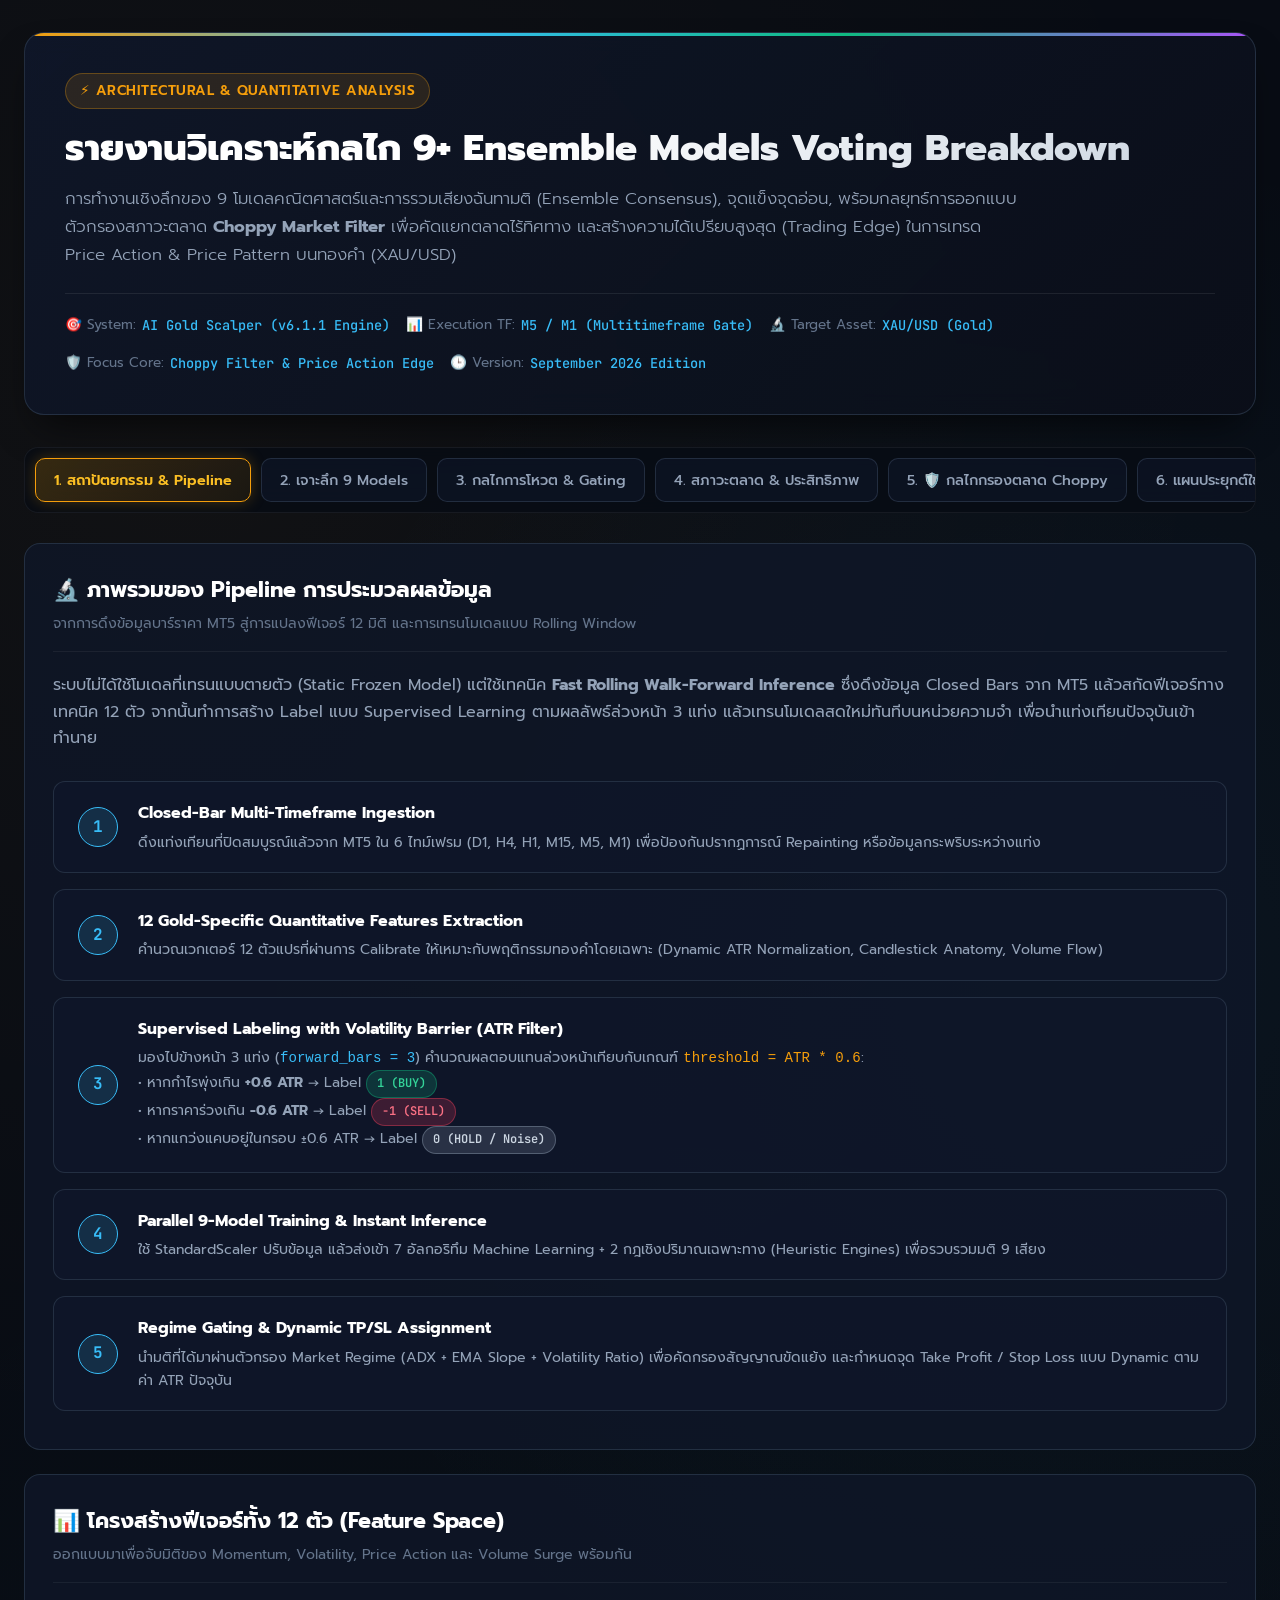
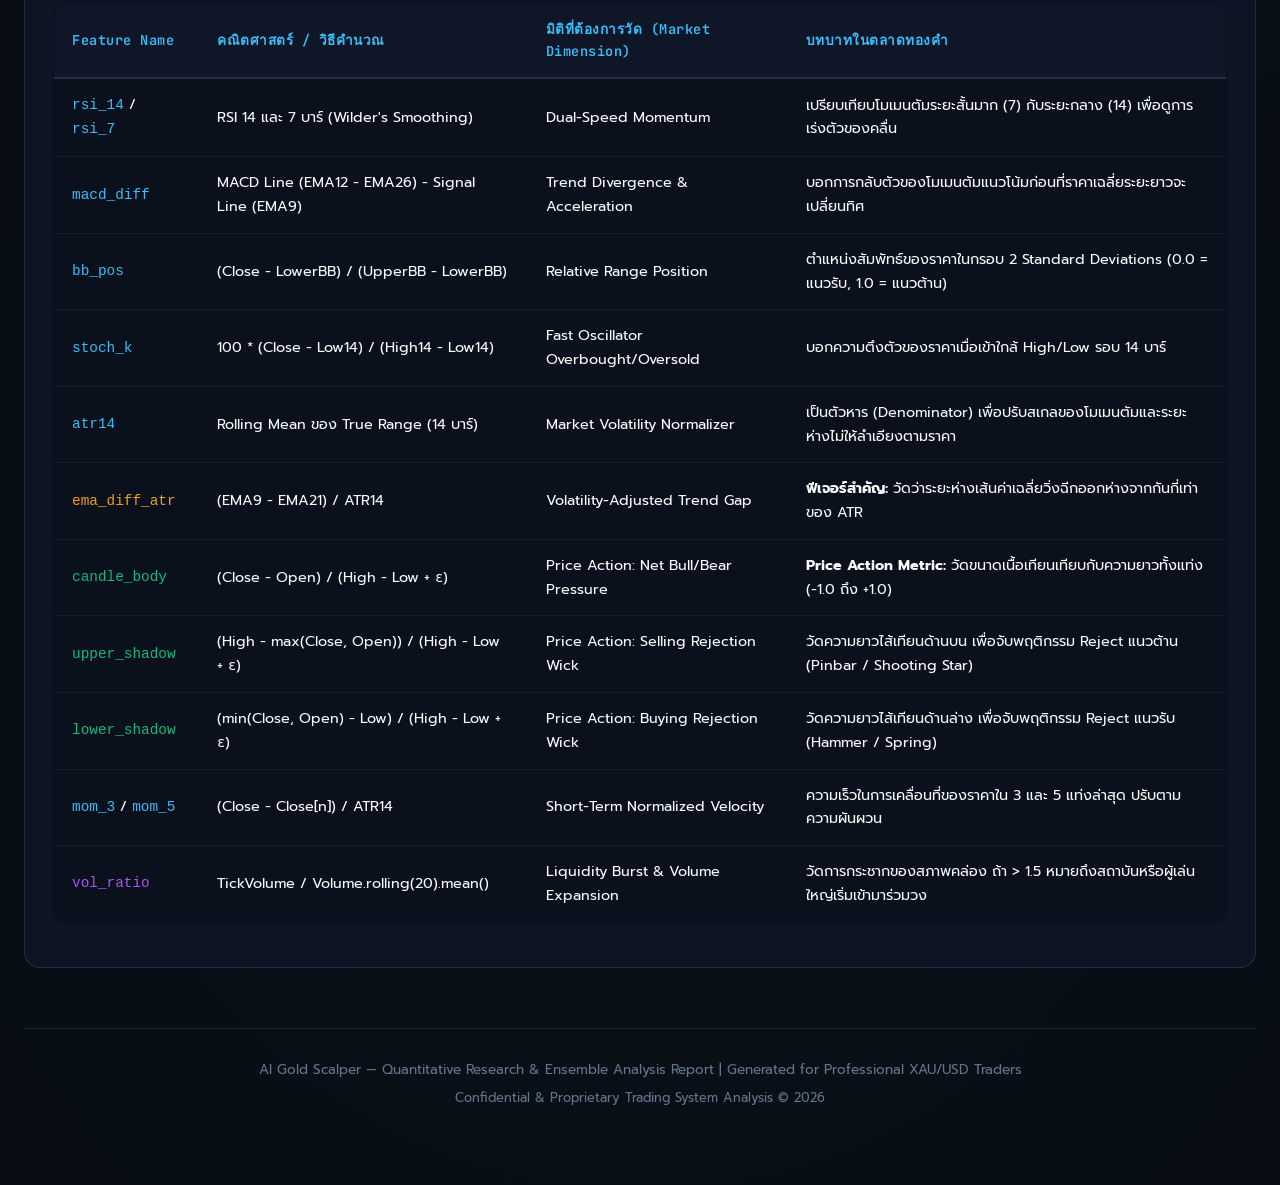
<file: ensemble_analysis_report.html>
<!DOCTYPE html>
<html lang="th">
<head>
    <meta charset="UTF-8">
    <meta name="viewport" content="width=device-width, initial-scale=1.0">
    <title>AI Gold Scalper — 9+ Ensemble Models Deep Dive & Choppy Market Filter</title>
    <!-- Google Fonts -->
    <link rel="preconnect" href="https://fonts.googleapis.com">
    <link rel="preconnect" href="https://fonts.gstatic.com" crossorigin>
    <link href="https://fonts.googleapis.com/css2?family=Outfit:wght@400;500;600;700;800&family=Prompt:wght@300;400;500;600;700&family=JetBrains+Mono:wght@400;500;700&display=swap" rel="stylesheet">
    <style>
        :root {
            --bg-primary: #080c14;
            --bg-secondary: #0f172a;
            --bg-card: rgba(15, 23, 42, 0.75);
            --bg-card-hover: rgba(30, 41, 59, 0.85);
            --border: rgba(51, 65, 85, 0.6);
            --border-highlight: rgba(56, 189, 248, 0.4);
            
            --gold: #f59e0b;
            --gold-glow: rgba(245, 158, 11, 0.25);
            --cyan: #38bdf8;
            --cyan-glow: rgba(56, 189, 248, 0.25);
            --green: #10b981;
            --green-glow: rgba(16, 185, 129, 0.2);
            --red: #f43f5e;
            --red-glow: rgba(244, 63, 94, 0.2);
            --purple: #a855f7;
            
            --text-main: #f8fafc;
            --text-muted: #94a3b8;
            --text-dim: #64748b;
            
            --font-sans: 'Prompt', 'Outfit', system-ui, -apple-system, sans-serif;
            --font-mono: 'JetBrains Mono', monospace;
        }

        * {
            box-sizing: border-box;
            margin: 0;
            padding: 0;
        }

        body {
            background-color: var(--bg-primary);
            background-image: 
                radial-gradient(circle at 15% 15%, rgba(245, 158, 11, 0.04) 0%, transparent 40%),
                radial-gradient(circle at 85% 35%, rgba(56, 189, 248, 0.05) 0%, transparent 40%),
                radial-gradient(circle at 50% 80%, rgba(16, 185, 129, 0.03) 0%, transparent 50%);
            color: var(--text-main);
            font-family: var(--font-sans);
            line-height: 1.65;
            -webkit-font-smoothing: antialiased;
            min-height: 100vh;
        }

        /* Container */
        .container {
            max-width: 1380px;
            margin: 0 auto;
            padding: 32px 24px 80px 24px;
        }

        /* Header / Hero */
        .hero {
            position: relative;
            background: linear-gradient(135deg, rgba(15, 23, 42, 0.9) 0%, rgba(11, 15, 25, 0.95) 100%);
            border: 1px solid var(--border);
            border-radius: 20px;
            padding: 40px;
            margin-bottom: 32px;
            overflow: hidden;
            box-shadow: 0 20px 40px -15px rgba(0, 0, 0, 0.7);
            backdrop-filter: blur(12px);
        }

        .hero::before {
            content: "";
            position: absolute;
            top: 0;
            left: 0;
            right: 0;
            height: 3px;
            background: linear-gradient(90deg, var(--gold), var(--cyan), var(--green), var(--purple));
        }

        .hero-badge {
            display: inline-flex;
            align-items: center;
            gap: 8px;
            padding: 6px 14px;
            background: rgba(245, 158, 11, 0.12);
            border: 1px solid rgba(245, 158, 11, 0.3);
            border-radius: 30px;
            color: var(--gold);
            font-size: 0.85rem;
            font-weight: 600;
            letter-spacing: 0.5px;
            text-transform: uppercase;
            margin-bottom: 16px;
        }

        .hero h1 {
            font-size: 2.3rem;
            font-weight: 800;
            line-height: 1.25;
            color: #ffffff;
            margin-bottom: 14px;
            background: linear-gradient(135deg, #ffffff 40%, #cbd5e1 100%);
            -webkit-background-clip: text;
            -webkit-text-fill-color: transparent;
        }

        .hero p.lead {
            font-size: 1.05rem;
            color: var(--text-muted);
            max-width: 960px;
            font-weight: 300;
            margin-bottom: 24px;
        }

        .hero-meta {
            display: flex;
            flex-wrap: wrap;
            gap: 16px;
            font-size: 0.85rem;
            color: var(--text-dim);
            border-top: 1px solid rgba(255, 255, 255, 0.08);
            padding-top: 20px;
        }

        .hero-meta-item {
            display: flex;
            align-items: center;
            gap: 6px;
        }

        .hero-meta-item span.val {
            color: var(--cyan);
            font-family: var(--font-mono);
            font-weight: 500;
        }

        /* Navigation Tabs */
        .tabs-nav {
            display: flex;
            gap: 10px;
            margin-bottom: 30px;
            overflow-x: auto;
            padding-bottom: 6px;
            position: sticky;
            top: 16px;
            z-index: 50;
            background: rgba(8, 12, 20, 0.85);
            backdrop-filter: blur(16px);
            padding: 10px;
            border-radius: 14px;
            border: 1px solid rgba(255, 255, 255, 0.06);
        }

        .tab-btn {
            background: rgba(15, 23, 42, 0.6);
            border: 1px solid var(--border);
            color: var(--text-muted);
            padding: 10px 18px;
            border-radius: 10px;
            font-family: var(--font-sans);
            font-size: 0.9rem;
            font-weight: 500;
            cursor: pointer;
            white-space: nowrap;
            transition: all 0.2s ease;
            display: flex;
            align-items: center;
            gap: 8px;
        }

        .tab-btn:hover {
            background: rgba(30, 41, 59, 0.8);
            color: #ffffff;
            border-color: var(--border-highlight);
        }

        .tab-btn.active {
            background: linear-gradient(135deg, rgba(245, 158, 11, 0.2) 0%, rgba(245, 158, 11, 0.08) 100%);
            border-color: var(--gold);
            color: #fbbf24;
            font-weight: 600;
            box-shadow: 0 0 15px var(--gold-glow);
        }

        /* Tab Content */
        .tab-content {
            display: none;
            animation: fadeIn 0.3s ease forwards;
        }

        .tab-content.active {
            display: block;
        }

        @keyframes fadeIn {
            from { opacity: 0; transform: translateY(8px); }
            to { opacity: 1; transform: translateY(0); }
        }

        /* Card Elements */
        .card {
            background: var(--bg-card);
            border: 1px solid var(--border);
            border-radius: 16px;
            padding: 28px;
            margin-bottom: 24px;
            backdrop-filter: blur(10px);
            transition: transform 0.2s ease, border-color 0.2s ease;
        }

        .card:hover {
            border-color: rgba(148, 163, 184, 0.3);
        }

        .card-header {
            display: flex;
            justify-content: space-between;
            align-items: flex-start;
            margin-bottom: 20px;
            border-bottom: 1px solid rgba(255, 255, 255, 0.06);
            padding-bottom: 16px;
        }

        .card-title {
            font-size: 1.35rem;
            font-weight: 700;
            color: #ffffff;
            display: flex;
            align-items: center;
            gap: 10px;
        }

        .card-subtitle {
            font-size: 0.88rem;
            color: var(--text-dim);
            margin-top: 4px;
        }

        /* Grid Layouts */
        .grid-2 {
            display: grid;
            grid-template-columns: repeat(2, 1fr);
            gap: 24px;
        }

        .grid-3 {
            display: grid;
            grid-template-columns: repeat(3, 1fr);
            gap: 20px;
        }

        @media (max-width: 1024px) {
            .grid-2, .grid-3 {
                grid-template-columns: 1fr;
            }
        }

        /* Model Cards */
        .model-card {
            background: linear-gradient(145deg, rgba(15, 23, 42, 0.7) 0%, rgba(11, 15, 25, 0.9) 100%);
            border: 1px solid var(--border);
            border-radius: 14px;
            padding: 22px;
            display: flex;
            flex-direction: column;
            justify-content: space-between;
            position: relative;
            overflow: hidden;
            transition: all 0.25s ease;
        }

        .model-card:hover {
            transform: translateY(-4px);
            border-color: var(--cyan);
            box-shadow: 0 12px 25px -10px rgba(56, 189, 248, 0.2);
        }

        .model-card::before {
            content: "";
            position: absolute;
            top: 0;
            left: 0;
            width: 4px;
            height: 100%;
            background: var(--text-dim);
        }

        .model-card.ml::before { background: var(--cyan); }
        .model-card.ensemble::before { background: var(--gold); }
        .model-card.heuristic::before { background: var(--green); }

        .model-header {
            display: flex;
            justify-content: space-between;
            align-items: center;
            margin-bottom: 12px;
        }

        .model-name {
            font-size: 1.12rem;
            font-weight: 700;
            color: #ffffff;
        }

        .model-type-tag {
            font-size: 0.75rem;
            padding: 3px 8px;
            border-radius: 6px;
            font-weight: 600;
            font-family: var(--font-mono);
        }

        .tag-tree { background: rgba(245, 158, 11, 0.15); color: #fbbf24; border: 1px solid rgba(245, 158, 11, 0.3); }
        .tag-linear { background: rgba(56, 189, 248, 0.15); color: #38bdf8; border: 1px solid rgba(56, 189, 248, 0.3); }
        .tag-nn { background: rgba(168, 85, 247, 0.15); color: #c084fc; border: 1px solid rgba(168, 85, 247, 0.3); }
        .tag-rule { background: rgba(16, 185, 129, 0.15); color: #34d399; border: 1px solid rgba(16, 185, 129, 0.3); }

        .model-desc {
            font-size: 0.88rem;
            color: var(--text-muted);
            margin-bottom: 14px;
            min-height: 48px;
        }

        .model-props {
            background: rgba(0, 0, 0, 0.25);
            border-radius: 8px;
            padding: 12px;
            margin-bottom: 14px;
            font-size: 0.82rem;
            font-family: var(--font-mono);
        }

        .pros-cons {
            display: grid;
            grid-template-columns: 1fr 1fr;
            gap: 10px;
            font-size: 0.82rem;
            margin-top: 10px;
            border-top: 1px solid rgba(255, 255, 255, 0.06);
            padding-top: 12px;
        }

        .pro-item {
            color: #34d399;
            display: flex;
            align-items: flex-start;
            gap: 4px;
        }

        .con-item {
            color: #fb7185;
            display: flex;
            align-items: flex-start;
            gap: 4px;
        }

        /* Tables */
        .styled-table {
            width: 100%;
            border-collapse: collapse;
            font-size: 0.9rem;
            margin: 16px 0;
            background: rgba(11, 15, 25, 0.6);
            border-radius: 12px;
            overflow: hidden;
            border: 1px solid var(--border);
        }

        .styled-table th {
            background: rgba(15, 23, 42, 0.9);
            color: var(--cyan);
            font-weight: 600;
            text-align: left;
            padding: 14px 18px;
            border-bottom: 2px solid var(--border);
            font-family: var(--font-mono);
            font-size: 0.85rem;
            letter-spacing: 0.5px;
        }

        .styled-table td {
            padding: 14px 18px;
            border-bottom: 1px solid rgba(255, 255, 255, 0.05);
            color: var(--text-main);
            vertical-align: middle;
        }

        .styled-table tr:hover td {
            background: rgba(30, 41, 59, 0.4);
        }

        /* Flow / Decision Tree Box */
        .flow-container {
            display: flex;
            flex-direction: column;
            gap: 16px;
            position: relative;
            padding: 10px 0;
        }

        .flow-step {
            background: rgba(15, 23, 42, 0.8);
            border: 1px solid var(--border);
            border-radius: 12px;
            padding: 18px 24px;
            display: flex;
            align-items: center;
            gap: 20px;
            transition: border-color 0.2s;
        }

        .flow-step:hover {
            border-color: var(--cyan);
        }

        .flow-num {
            width: 40px;
            height: 40px;
            border-radius: 50%;
            background: rgba(56, 189, 248, 0.15);
            border: 1px solid var(--cyan);
            color: var(--cyan);
            display: flex;
            align-items: center;
            justify-content: center;
            font-weight: 700;
            font-family: var(--font-mono);
            flex-shrink: 0;
        }

        .flow-content {
            flex-grow: 1;
        }

        .flow-title {
            font-size: 1rem;
            font-weight: 700;
            color: #ffffff;
            margin-bottom: 4px;
        }

        .flow-desc {
            font-size: 0.88rem;
            color: var(--text-muted);
        }

        /* Choppiness Edge Simulator Widget */
        .sim-box {
            background: linear-gradient(135deg, rgba(30, 41, 59, 0.7) 0%, rgba(15, 23, 42, 0.85) 100%);
            border: 1px solid rgba(245, 158, 11, 0.4);
            border-radius: 16px;
            padding: 28px;
            box-shadow: 0 10px 30px rgba(0,0,0,0.5);
            margin-top: 24px;
        }

        .sim-title {
            font-size: 1.25rem;
            font-weight: 700;
            color: var(--gold);
            display: flex;
            align-items: center;
            gap: 10px;
            margin-bottom: 20px;
        }

        .sim-controls {
            display: grid;
            grid-template-columns: repeat(auto-fit, minmax(240px, 1fr));
            gap: 20px;
            margin-bottom: 24px;
        }

        .sim-control-group {
            display: flex;
            flex-direction: column;
            gap: 8px;
        }

        .sim-label {
            font-size: 0.85rem;
            color: var(--text-muted);
            display: flex;
            justify-content: space-between;
        }

        .sim-label span.val {
            color: var(--cyan);
            font-family: var(--font-mono);
            font-weight: 600;
        }

        .sim-slider {
            -webkit-appearance: none;
            width: 100%;
            height: 6px;
            border-radius: 3px;
            background: #334155;
            outline: none;
        }

        .sim-slider::-webkit-slider-thumb {
            -webkit-appearance: none;
            appearance: none;
            width: 18px;
            height: 18px;
            border-radius: 50%;
            background: var(--gold);
            cursor: pointer;
            box-shadow: 0 0 10px var(--gold-glow);
        }

        .sim-result {
            background: rgba(11, 15, 25, 0.9);
            border: 1px solid var(--border);
            border-radius: 14px;
            padding: 20px;
            display: flex;
            align-items: center;
            justify-content: space-between;
            flex-wrap: wrap;
            gap: 16px;
        }

        .sim-status {
            display: flex;
            align-items: center;
            gap: 14px;
        }

        .status-pill {
            padding: 8px 18px;
            border-radius: 30px;
            font-weight: 700;
            font-size: 1.1rem;
            text-transform: uppercase;
            letter-spacing: 1px;
            font-family: var(--font-mono);
        }

        .pill-safe {
            background: rgba(16, 185, 129, 0.2);
            color: #34d399;
            border: 1px solid rgba(16, 185, 129, 0.5);
            box-shadow: 0 0 15px rgba(16, 185, 129, 0.3);
        }

        .pill-danger {
            background: rgba(244, 63, 94, 0.2);
            color: #fb7185;
            border: 1px solid rgba(244, 63, 94, 0.5);
            box-shadow: 0 0 15px rgba(244, 63, 94, 0.3);
        }

        .pill-neutral {
            background: rgba(245, 158, 11, 0.2);
            color: #fbbf24;
            border: 1px solid rgba(245, 158, 11, 0.5);
        }

        /* Tactical Matrix Table & Alert Mode Badges */
        .tactical-table {
            width: 100%;
            min-width: 840px;
            border-collapse: separate;
            border-spacing: 0;
            font-size: 0.86rem;
            text-align: left;
        }
        .tactical-table th {
            padding: 12px 16px;
            font-size: 0.78rem;
            font-weight: 700;
            letter-spacing: 0.6px;
            text-transform: uppercase;
            color: #94a3b8;
            border-bottom: 2px solid rgba(255, 255, 255, 0.12);
            background: rgba(15, 23, 42, 0.6);
        }
        .tactical-table td {
            padding: 12px 16px;
            vertical-align: middle;
            border-bottom: 1px solid rgba(255, 255, 255, 0.05);
        }
        .tactical-badge {
            display: inline-flex;
            align-items: center;
            justify-content: center;
            gap: 6px;
            white-space: nowrap;
            padding: 5px 12px;
            border-radius: 6px;
            font-size: 0.72rem;
            font-weight: 700;
            letter-spacing: 0.3px;
            font-family: var(--font-mono, monospace);
            line-height: 1.3;
            box-sizing: border-box;
        }
        .tactical-badge.badge-sniper-buy {
            background: rgba(16, 185, 129, 0.15);
            color: #34d399;
            border: 1px solid rgba(16, 185, 129, 0.4);
            box-shadow: 0 0 8px rgba(16, 185, 129, 0.15);
        }
        .tactical-badge.badge-sniper-sell {
            background: rgba(239, 68, 68, 0.15);
            color: #f87171;
            border: 1px solid rgba(239, 68, 68, 0.4);
            box-shadow: 0 0 8px rgba(239, 68, 68, 0.15);
        }
        .tactical-badge.badge-pullback {
            background: rgba(245, 158, 11, 0.15);
            color: #fbbf24;
            border: 1px solid rgba(245, 158, 11, 0.4);
            box-shadow: 0 0 8px rgba(245, 158, 11, 0.12);
        }
        .tactical-badge.badge-notrade {
            background: rgba(239, 68, 68, 0.2);
            color: #fca5a5;
            border: 1px solid rgba(239, 68, 68, 0.5);
            box-shadow: 0 0 8px rgba(239, 68, 68, 0.12);
        }

        .sim-detail {
            font-size: 0.9rem;
            color: var(--text-muted);
            max-width: 580px;
        }

        /* Highlight Boxes */
        .callout {
            border-radius: 12px;
            padding: 20px 24px;
            margin: 20px 0;
            border-left: 4px solid;
            background: rgba(15, 23, 42, 0.6);
        }

        .callout.gold {
            border-left-color: var(--gold);
            background: linear-gradient(90deg, rgba(245, 158, 11, 0.08) 0%, transparent 100%);
        }

        .callout.cyan {
            border-left-color: var(--cyan);
            background: linear-gradient(90deg, rgba(56, 189, 248, 0.08) 0%, transparent 100%);
        }

        .callout.red {
            border-left-color: var(--red);
            background: linear-gradient(90deg, rgba(244, 63, 94, 0.08) 0%, transparent 100%);
        }

        .callout.green {
            border-left-color: var(--green);
            background: linear-gradient(90deg, rgba(16, 185, 129, 0.08) 0%, transparent 100%);
        }

        .callout-title {
            font-weight: 700;
            margin-bottom: 6px;
            font-size: 1rem;
            color: #ffffff;
            display: flex;
            align-items: center;
            gap: 8px;
        }

        /* Code snippets */
        pre.code-block {
            background: #090d16;
            border: 1px solid var(--border);
            border-radius: 10px;
            padding: 16px 20px;
            font-family: var(--font-mono);
            font-size: 0.85rem;
            color: #e2e8f0;
            overflow-x: auto;
            line-height: 1.5;
            margin: 14px 0;
        }

        .code-keyword { color: #f43f5e; font-weight: 600; }
        .code-func { color: #38bdf8; }
        .code-comment { color: #64748b; font-style: italic; }
        .code-num { color: #fbbf24; }
        .code-str { color: #34d399; }

        /* Badges */
        .badge {
            display: inline-block;
            padding: 3px 10px;
            border-radius: 20px;
            font-size: 0.75rem;
            font-weight: 600;
            font-family: var(--font-mono);
        }
        .badge-buy { background: rgba(16, 185, 129, 0.2); color: #34d399; border: 1px solid rgba(16, 185, 129, 0.4); }
        .badge-sell { background: rgba(244, 63, 94, 0.2); color: #fb7185; border: 1px solid rgba(244, 63, 94, 0.4); }
        .badge-hold { background: rgba(148, 163, 184, 0.2); color: #cbd5e1; border: 1px solid rgba(148, 163, 184, 0.4); }

        /* Checklist */
        .check-list {
            list-style: none;
            display: flex;
            flex-direction: column;
            gap: 12px;
            margin: 16px 0;
        }

        .check-list li {
            display: flex;
            align-items: flex-start;
            gap: 12px;
            font-size: 0.95rem;
            color: var(--text-main);
        }

        .check-icon {
            width: 22px;
            height: 22px;
            border-radius: 6px;
            background: rgba(16, 185, 129, 0.2);
            border: 1px solid rgba(16, 185, 129, 0.5);
            color: #34d399;
            display: flex;
            align-items: center;
            justify-content: center;
            font-size: 0.8rem;
            flex-shrink: 0;
            margin-top: 2px;
        }

        .footer {
            text-align: center;
            margin-top: 60px;
            padding-top: 30px;
            border-top: 1px solid rgba(255, 255, 255, 0.08);
            color: var(--text-dim);
            font-size: 0.85rem;
        }
    </style>
</head>
<body>

<div class="container">
    <!-- Header -->
    <header class="hero">
        <div class="hero-badge">
            ⚡ Architectural & Quantitative Analysis
        </div>
        <h1>รายงานวิเคราะห์กลไก 9+ Ensemble Models Voting Breakdown</h1>
        <p class="lead">
            การทำงานเชิงลึกของ 9 โมเดลคณิตศาสตร์และการรวมเสียงฉันทามติ (Ensemble Consensus), จุดแข็งจุดอ่อน, พร้อมกลยุทธ์การออกแบบตัวกรองสภาวะตลาด <strong>Choppy Market Filter</strong> เพื่อคัดแยกตลาดไร้ทิศทาง และสร้างความได้เปรียบสูงสุด (Trading Edge) ในการเทรด Price Action & Price Pattern บนทองคำ (XAU/USD)
        </p>
        <div class="hero-meta">
            <div class="hero-meta-item">🎯 System: <span class="val">AI Gold Scalper (v6.1.1 Engine)</span></div>
            <div class="hero-meta-item">📊 Execution TF: <span class="val">M5 / M1 (Multitimeframe Gate)</span></div>
            <div class="hero-meta-item">🔬 Target Asset: <span class="val">XAU/USD (Gold)</span></div>
            <div class="hero-meta-item">🛡️ Focus Core: <span class="val">Choppy Filter & Price Action Edge</span></div>
            <div class="hero-meta-item">🕒 Version: <span class="val">September 2026 Edition</span></div>
        </div>
    </header>

    <!-- Navigation Tabs -->
    <nav class="tabs-nav" id="reportTabs">
        <button class="tab-btn active" onclick="switchTab('tab-pipeline')">1. สถาปัตยกรรม & Pipeline</button>
        <button class="tab-btn" onclick="switchTab('tab-models')">2. เจาะลึก 9 Models</button>
        <button class="tab-btn" onclick="switchTab('tab-voting')">3. กลไกการโหวต & Gating</button>
        <button class="tab-btn" onclick="switchTab('tab-regimes')">4. สภาวะตลาด & ประสิทธิภาพ</button>
        <button class="tab-btn" onclick="switchTab('tab-choppy')">5. 🛡️ กลไกกรองตลาด Choppy</button>
        <button class="tab-btn" onclick="switchTab('tab-playbook')">6. แผนประยุกต์ใช้ & Edge</button>
    </nav>

    <!-- ==================== TAB 1: PIPELINE & ARCHITECTURE ==================== -->
    <div id="tab-pipeline" class="tab-content active">
        <div class="card">
            <div class="card-header">
                <div>
                    <h2 class="card-title">🔬 ภาพรวมของ Pipeline การประมวลผลข้อมูล</h2>
                    <div class="card-subtitle">จากการดึงข้อมูลบาร์ราคา MT5 สู่การแปลงฟีเจอร์ 12 มิติ และการเทรนโมเดลแบบ Rolling Window</div>
                </div>
            </div>

            <p style="color: var(--text-muted); margin-bottom: 20px;">
                ระบบไม่ได้ใช้โมเดลที่เทรนแบบตายตัว (Static Frozen Model) แต่ใช้เทคนิค <strong>Fast Rolling Walk-Forward Inference</strong> ซึ่งดึงข้อมูล Closed Bars จาก MT5 แล้วสกัดฟีเจอร์ทางเทคนิค 12 ตัว จากนั้นทำการสร้าง Label แบบ Supervised Learning ตามผลลัพธ์ล่วงหน้า 3 แท่ง แล้วเทรนโมเดลสดใหม่ทันทีบนหน่วยความจำ เพื่อนำแท่งเทียนปัจจุบันเข้าทำนาย
            </p>

            <div class="flow-container">
                <div class="flow-step">
                    <div class="flow-num">1</div>
                    <div class="flow-content">
                        <div class="flow-title">Closed-Bar Multi-Timeframe Ingestion</div>
                        <div class="flow-desc">ดึงแท่งเทียนที่ปิดสมบูรณ์แล้วจาก MT5 ใน 6 ไทม์เฟรม (D1, H4, H1, M15, M5, M1) เพื่อป้องกันปรากฏการณ์ Repainting หรือข้อมูลกระพริบระหว่างแท่ง</div>
                    </div>
                </div>

                <div class="flow-step">
                    <div class="flow-num">2</div>
                    <div class="flow-content">
                        <div class="flow-title">12 Gold-Specific Quantitative Features Extraction</div>
                        <div class="flow-desc">คำนวณเวกเตอร์ 12 ตัวแปรที่ผ่านการ Calibrate ให้เหมาะกับพฤติกรรมทองคำโดยเฉพาะ (Dynamic ATR Normalization, Candlestick Anatomy, Volume Flow)</div>
                    </div>
                </div>

                <div class="flow-step">
                    <div class="flow-num">3</div>
                    <div class="flow-content">
                        <div class="flow-title">Supervised Labeling with Volatility Barrier (ATR Filter)</div>
                        <div class="flow-desc">
                            มองไปข้างหน้า 3 แท่ง (<code style="color:var(--cyan)">forward_bars = 3</code>) คำนวณผลตอบแทนล่วงหน้าเทียบกับเกณฑ์ <code style="color:var(--gold)">threshold = ATR * 0.6</code>:
                            <br>• หากกำไรพุ่งเกิน <strong>+0.6 ATR</strong> &rarr; Label <span class="badge badge-buy">1 (BUY)</span>
                            <br>• หากราคาร่วงเกิน <strong>-0.6 ATR</strong> &rarr; Label <span class="badge badge-sell">-1 (SELL)</span>
                            <br>• หากแกว่งแคบอยู่ในกรอบ &plusmn;0.6 ATR &rarr; Label <span class="badge badge-hold">0 (HOLD / Noise)</span>
                        </div>
                    </div>
                </div>

                <div class="flow-step">
                    <div class="flow-num">4</div>
                    <div class="flow-content">
                        <div class="flow-title">Parallel 9-Model Training & Instant Inference</div>
                        <div class="flow-desc">ใช้ StandardScaler ปรับข้อมูล แล้วส่งเข้า 7 อัลกอริทึม Machine Learning + 2 กฎเชิงปริมาณเฉพาะทาง (Heuristic Engines) เพื่อรวบรวมมติ 9 เสียง</div>
                    </div>
                </div>

                <div class="flow-step">
                    <div class="flow-num">5</div>
                    <div class="flow-content">
                        <div class="flow-title">Regime Gating & Dynamic TP/SL Assignment</div>
                        <div class="flow-desc">นำมติที่ได้มาผ่านตัวกรอง Market Regime (ADX + EMA Slope + Volatility Ratio) เพื่อคัดกรองสัญญาณขัดแย้ง และกำหนดจุด Take Profit / Stop Loss แบบ Dynamic ตามค่า ATR ปัจจุบัน</div>
                    </div>
                </div>
            </div>
        </div>

        <div class="card">
            <div class="card-header">
                <div>
                    <h3 class="card-title">📊 โครงสร้างฟีเจอร์ทั้ง 12 ตัว (Feature Space)</h3>
                    <div class="card-subtitle">ออกแบบมาเพื่อจับมิติของ Momentum, Volatility, Price Action และ Volume Surge พร้อมกัน</div>
                </div>
            </div>

            <table class="styled-table">
                <thead>
                    <tr>
                        <th>Feature Name</th>
                        <th>คณิตศาสตร์ / วิธีคำนวณ</th>
                        <th>มิติที่ต้องการวัด (Market Dimension)</th>
                        <th>บทบาทในตลาดทองคำ</th>
                    </tr>
                </thead>
                <tbody>
                    <tr>
                        <td><code style="color:var(--cyan)">rsi_14</code> / <code style="color:var(--cyan)">rsi_7</code></td>
                        <td>RSI 14 และ 7 บาร์ (Wilder's Smoothing)</td>
                        <td>Dual-Speed Momentum</td>
                        <td>เปรียบเทียบโมเมนตัมระยะสั้นมาก (7) กับระยะกลาง (14) เพื่อดูการเร่งตัวของคลื่น</td>
                    </tr>
                    <tr>
                        <td><code style="color:var(--cyan)">macd_diff</code></td>
                        <td>MACD Line (EMA12 - EMA26) - Signal Line (EMA9)</td>
                        <td>Trend Divergence & Acceleration</td>
                        <td>บอกการกลับตัวของโมเมนตัมแนวโน้มก่อนที่ราคาเฉลี่ยระยะยาวจะเปลี่ยนทิศ</td>
                    </tr>
                    <tr>
                        <td><code style="color:var(--cyan)">bb_pos</code></td>
                        <td>(Close - LowerBB) / (UpperBB - LowerBB)</td>
                        <td>Relative Range Position</td>
                        <td>ตำแหน่งสัมพัทธ์ของราคาในกรอบ 2 Standard Deviations (0.0 = แนวรับ, 1.0 = แนวต้าน)</td>
                    </tr>
                    <tr>
                        <td><code style="color:var(--cyan)">stoch_k</code></td>
                        <td>100 * (Close - Low14) / (High14 - Low14)</td>
                        <td>Fast Oscillator Overbought/Oversold</td>
                        <td>บอกความตึงตัวของราคาเมื่อเข้าใกล้ High/Low รอบ 14 บาร์</td>
                    </tr>
                    <tr>
                        <td><code style="color:var(--cyan)">atr14</code></td>
                        <td>Rolling Mean ของ True Range (14 บาร์)</td>
                        <td>Market Volatility Normalizer</td>
                        <td>เป็นตัวหาร (Denominator) เพื่อปรับสเกลของโมเมนตัมและระยะห่างไม่ให้ลำเอียงตามราคา</td>
                    </tr>
                    <tr>
                        <td><code style="color:var(--gold)">ema_diff_atr</code></td>
                        <td>(EMA9 - EMA21) / ATR14</td>
                        <td>Volatility-Adjusted Trend Gap</td>
                        <td><strong>ฟีเจอร์สำคัญ:</strong> วัดว่าระยะห่างเส้นค่าเฉลี่ยวิ่งฉีกออกห่างจากกันกี่เท่าของ ATR</td>
                    </tr>
                    <tr>
                        <td><code style="color:var(--green)">candle_body</code></td>
                        <td>(Close - Open) / (High - Low + &epsilon;)</td>
                        <td>Price Action: Net Bull/Bear Pressure</td>
                        <td><strong>Price Action Metric:</strong> วัดขนาดเนื้อเทียนเทียบกับความยาวทั้งแท่ง (-1.0 ถึง +1.0)</td>
                    </tr>
                    <tr>
                        <td><code style="color:var(--green)">upper_shadow</code></td>
                        <td>(High - max(Close, Open)) / (High - Low + &epsilon;)</td>
                        <td>Price Action: Selling Rejection Wick</td>
                        <td>วัดความยาวไส้เทียนด้านบน เพื่อจับพฤติกรรม Reject แนวต้าน (Pinbar / Shooting Star)</td>
                    </tr>
                    <tr>
                        <td><code style="color:var(--green)">lower_shadow</code></td>
                        <td>(min(Close, Open) - Low) / (High - Low + &epsilon;)</td>
                        <td>Price Action: Buying Rejection Wick</td>
                        <td>วัดความยาวไส้เทียนด้านล่าง เพื่อจับพฤติกรรม Reject แนวรับ (Hammer / Spring)</td>
                    </tr>
                    <tr>
                        <td><code style="color:var(--cyan)">mom_3</code> / <code style="color:var(--cyan)">mom_5</code></td>
                        <td>(Close - Close[n]) / ATR14</td>
                        <td>Short-Term Normalized Velocity</td>
                        <td>ความเร็วในการเคลื่อนที่ของราคาใน 3 และ 5 แท่งล่าสุด ปรับตามความผันผวน</td>
                    </tr>
                    <tr>
                        <td><code style="color:var(--purple)">vol_ratio</code></td>
                        <td>TickVolume / Volume.rolling(20).mean()</td>
                        <td>Liquidity Burst & Volume Expansion</td>
                        <td>วัดการกระชากของสภาพคล่อง ถ้า > 1.5 หมายถึงสถาบันหรือผู้เล่นใหญ่เริ่มเข้ามาร่วมวง</td>
                    </tr>
                </tbody>
            </table>
        </div>
    </div>

    <!-- ==================== TAB 2: 9 MODELS DEEP DIVE ==================== -->
    <div id="tab-models" class="tab-content">
        <div class="card">
            <div class="card-header">
                <div>
                    <h2 class="card-title">🤖 เจาะลึก 9 อัลกอริทึม (Model Architecture Deep Dive)</h2>
                    <div class="card-subtitle">วิเคราะห์หลักการคณิตศาสตร์ พฤติกรรมในตลาดทองคำ ข้อดีและข้อด้อยของแต่ละโมเดล</div>
                </div>
            </div>

            <div class="grid-3">
                <!-- 1. Random Forest -->
                <div class="model-card ensemble">
                    <div>
                        <div class="model-header">
                            <span class="model-name">1. Random Forest</span>
                            <span class="model-type-tag tag-tree">Bagging Trees</span>
                        </div>
                        <div class="model-desc">
                            ใช้อาร์เรย์ของ Decision Trees 40 ต้น (Max Depth 5) สร้างขึ้นจากการสุ่มแถวข้อมูล (Bootstrap) และสุ่ม Subset ของฟีเจอร์ เพื่อหาฉันทามติจากการโหวต
                        </div>
                        <div class="model-props">
                            <strong>Parameters:</strong><br>
                            • n_estimators: 40<br>
                            • max_depth: 5<br>
                            • criteria: Gini Impurity
                        </div>
                    </div>
                    <div class="pros-cons">
                        <div>
                            <strong>ข้อดี:</strong>
                            <div class="pro-item">✓ ทนทานต่อ Noise สูงมาก</div>
                            <div class="pro-item">✓ จับความสัมพันธ์ Non-linear ได้ดี</div>
                            <div class="pro-item">✓ ไม่ Overfit กับ Spike สั้นๆ</div>
                        </div>
                        <div>
                            <strong>ข้อด้อย:</strong>
                            <div class="con-item">✗ ปรับตัวช้าเมื่อเปลี่ยน Regime ทันที</div>
                            <div class="con-item">✗ มีแนวโน้มโหวต HOLD บ่อยในตลาดเงียบ</div>
                        </div>
                    </div>
                </div>

                <!-- 2. Gradient Boosting -->
                <div class="model-card ensemble">
                    <div>
                        <div class="model-header">
                            <span class="model-name">2. Gradient Boosting</span>
                            <span class="model-type-tag tag-tree">Sequential Boosting</span>
                        </div>
                        <div class="model-desc">
                            สร้าง Shallow Trees 35 ต้น (Max Depth 3) แบบอนุกรม โดยแต่ละต้นมุ่งลดทอน Residual Error ของต้นก่อนหน้าผ่านอัลกอริทึม Gradient Descent
                        </div>
                        <div class="model-props">
                            <strong>Parameters:</strong><br>
                            • n_estimators: 35<br>
                            • max_depth: 3<br>
                            • learning_rate: 0.1
                        </div>
                    </div>
                    <div class="pros-cons">
                        <div>
                            <strong>ข้อดี:</strong>
                            <div class="pro-item">✓ แม่นยำสูงสุดในการหา Edge</div>
                            <div class="pro-item">✓ จับจุดกลับตัวระดับ Micro ได้ไว</div>
                            <div class="pro-item">✓ ให้น้ำหนักเคสที่ทำนายยาก</div>
                        </div>
                        <div>
                            <strong>ข้อด้อย:</strong>
                            <div class="con-item">✗ ไวต่อ Outlier และ False Breakout</div>
                            <div class="con-item">✗ เสี่ยง Overfit สูงหากตลาดไม่มีเทรนด์</div>
                        </div>
                    </div>
                </div>

                <!-- 3. Extra Trees -->
                <div class="model-card ensemble">
                    <div>
                        <div class="model-header">
                            <span class="model-name">3. Extra Trees</span>
                            <span class="model-type-tag tag-tree">Randomized Trees</span>
                        </div>
                        <div class="model-desc">
                            Extremely Randomized Trees (35 ต้น, Depth 5) แตกต่างจาก Random Forest ตรงที่จุดแบ่งกิ่ง (Split Cutoffs) ถูกสุ่มเลือก 100% แทนที่จะหา Best Split
                        </div>
                        <div class="model-props">
                            <strong>Parameters:</strong><br>
                            • n_estimators: 35<br>
                            • max_depth: 5<br>
                            • split: Pure Random Threshold
                        </div>
                    </div>
                    <div class="pros-cons">
                        <div>
                            <strong>ข้อดี:</strong>
                            <div class="pro-item">✓ ลด Variance ได้ยอดเยี่ยม</div>
                            <div class="pro-item">✓ ประมวลผลรวดเร็วมาก</div>
                            <div class="pro-item">✓ กรอง Noise ย่อยใน M5 ได้ดี</div>
                        </div>
                        <div>
                            <strong>ข้อด้อย:</strong>
                            <div class="con-item">✗ เส้นแบ่งการตัดสินใจจะมน/กว้าง</div>
                            <div class="con-item">✗ อาจให้สัญญาณช้ากว่า 1 แท่ง</div>
                        </div>
                    </div>
                </div>

                <!-- 4. Support Vector Classifier (SVC) -->
                <div class="model-card ml">
                    <div>
                        <div class="model-header">
                            <span class="model-name">4. Support Vector (SVC)</span>
                            <span class="model-type-tag tag-linear">RBF Hyperplane</span>
                        </div>
                        <div class="model-desc">
                            แปลงข้อมูลขึ้นสู่มิติไร้ขอบเขตผ่าน RBF Kernel เพื่อค้นหาระนาบแยก (Hyperplane) ที่มีระยะห่างจาก Support Vectors กว้างที่สุด
                        </div>
                        <div class="model-props">
                            <strong>Parameters:</strong><br>
                            • kernel: 'rbf'<br>
                            • C: 1.0 (Regularization)<br>
                            • gamma: 'scale'
                        </div>
                    </div>
                    <div class="pros-cons">
                        <div>
                            <strong>ข้อดี:</strong>
                            <div class="pro-item">✓ ทรงพลังในพื้นที่หลายมิติ</div>
                            <div class="pro-item">✓ แข็งแกร่งต่อฟีเจอร์ที่ไม่เกี่ยวข้อง</div>
                            <div class="pro-item">✓ เส้นแบ่งมีความแน่นอนสูง</div>
                        </div>
                        <div>
                            <strong>ข้อด้อย:</strong>
                            <div class="con-item">✗ อ่อนไหวต่อสเกลของราคา</div>
                            <div class="con-item">✗ คำนวณช้าหากบาร์ข้อมูลมากเกินไป</div>
                        </div>
                    </div>
                </div>

                <!-- 5. K-Nearest Neighbors (KNN) -->
                <div class="model-card ml">
                    <div>
                        <div class="model-header">
                            <span class="model-name">5. KNN (K-Neighbors)</span>
                            <span class="model-type-tag tag-linear">Instance Memory</span>
                        </div>
                        <div class="model-desc">
                            ค้นหาแท่งเทียนในอดีต 7 แท่งที่มีค่า Technical Features 12 ตัวใกล้เคียงกับแท่งปัจจุบันมากที่สุด (Euclidean Distance) แล้วโหวตตามเสียงข้างมาก
                        </div>
                        <div class="model-props">
                            <strong>Parameters:</strong><br>
                            • n_neighbors: min(7, len)<br>
                            • metric: Euclidean<br>
                            • weights: Uniform
                        </div>
                    </div>
                    <div class="pros-cons">
                        <div>
                            <strong>ข้อดี:</strong>
                            <div class="pro-item">✓ เป็นตัวจำ Fractal รูปแบบอดีต</div>
                            <div class="pro-item">✓ ไม่มีสมมติฐานรูปแบบข้อมูล</div>
                            <div class="pro-item">✓ สะท้อนพฤติกรรมซ้ำๆ ของมนุษย์</div>
                        </div>
                        <div>
                            <strong>ข้อด้อย:</strong>
                            <div class="con-item">✗ แพ้ทางเมื่อราคาทะลุ All-Time High</div>
                            <div class="con-item">✗ เสียหายเมื่อเจอภาวะที่ไม่เคยเกิดมาก่อน</div>
                        </div>
                    </div>
                </div>

                <!-- 6. Logistic Regression -->
                <div class="model-card ml">
                    <div>
                        <div class="model-header">
                            <span class="model-name">6. Logistic Regression</span>
                            <span class="model-type-tag tag-linear">Linear Probability</span>
                        </div>
                        <div class="model-desc">
                            โมเดลเชิงเส้นพื้นฐานที่คำนวณผลรวมถ่วงน้ำหนักของฟีเจอร์ทั้งหมดแล้วส่งผ่านฟังก์ชัน Sigmoid/Softmax เพื่อหาความน่าจะเป็นของทิศทาง
                        </div>
                        <div class="model-props">
                            <strong>Parameters:</strong><br>
                            • max_iter: 300<br>
                            • solver: lbfgs<br>
                            • penalty: L2 Ridge
                        </div>
                    </div>
                    <div class="pros-cons">
                        <div>
                            <strong>ข้อดี:</strong>
                            <div class="pro-item">✓ เป็น Linear Sanity Check ชั้นดี</div>
                            <div class="pro-item">✓ ไม่ Overfit กับฟลุ๊กแพทเทิร์น</div>
                            <div class="pro-item">✓ ทำงานเร็วและเสถียรที่สุด</div>
                        </div>
                        <div>
                            <strong>ข้อด้อย:</strong>
                            <div class="con-item">✗ มองไม่เห็นความสัมพันธ์โค้งงอ</div>
                            <div class="con-item">✗ ล้มเหลวกับรูปแบบ Squeeze บีบกรอบ</div>
                        </div>
                    </div>
                </div>

                <!-- 7. Neural Network (MLP) -->
                <div class="model-card nn">
                    <div>
                        <div class="model-header">
                            <span class="model-name">7. Neural Network (MLP)</span>
                            <span class="model-type-tag tag-nn">Deep MLP</span>
                        </div>
                        <div class="model-desc">
                            โครงข่ายประสาทเทียมแบบ Multi-Layer Perceptron ขนาด 2 Hidden Layers (32 และ 16 นิวรอน) เชื่อมโยงฟีเจอร์เพื่อสร้าง Abstract Representation
                        </div>
                        <div class="model-props">
                            <strong>Parameters:</strong><br>
                            • layers: (32, 16)<br>
                            • activation: ReLU<br>
                            • optimizer: Adam (max 300)
                        </div>
                    </div>
                    <div class="pros-cons">
                        <div>
                            <strong>ข้อดี:</strong>
                            <div class="pro-item">✓ Universal Function Approximator</div>
                            <div class="pro-item">✓ ผสาน Volume + PA + Trend ร่วมกัน</div>
                            <div class="pro-item">✓ ฉลาดในการจับโครงสร้างระดับลึก</div>
                        </div>
                        <div>
                            <strong>ข้อด้อย:</strong>
                            <div class="con-item">✗ เป็น Black Box ตรวจสอบเหตุผลยาก</div>
                            <div class="con-item">✗ ถ้าข้อมูลน้อย (100 บาร์) เสี่ยง Overfit</div>
                        </div>
                    </div>
                </div>

                <!-- 8. Gold Trend Heuristic Engine -->
                <div class="model-card heuristic">
                    <div>
                        <div class="model-header">
                            <span class="model-name">8. Gold Trend Engine</span>
                            <span class="model-type-tag tag-rule">Expert Rules</span>
                        </div>
                        <div class="model-desc">
                            กฎระบบเทรนเฉพาะทางสำหรับทองคำ: ตรวจสอบความสอดคล้องของ EMA Gap, RSI โมเมนตัม และทิศทาง MACD Diff พร้อมกัน
                        </div>
                        <div class="model-props">
                            <strong>Logic:</strong><br>
                            • BUY: ema_gap > 0.15 & rsi > 52 & macd > 0<br>
                            • SELL: ema_gap < -0.15 & rsi < 48 & macd < 0
                        </div>
                    </div>
                    <div class="pros-cons">
                        <div>
                            <strong>ข้อดี:</strong>
                            <div class="pro-item">✓ สอดคล้องกับ Momentum Persistence</div>
                            <div class="pro-item">✓ ไม่ต้องรอการ Train ตัดสินใจทันที</div>
                            <div class="pro-item">✓ รันกำไรก้อนใหญ่ในเทรนด์แรงได้ดี</div>
                        </div>
                        <div>
                            <strong>ข้อด้อย:</strong>
                            <div class="con-item">✗ เกิด Whipsaw ขาดทุนติดๆ กันในกรอบแคบ</div>
                            <div class="con-item">✗ ให้สัญญาณช้าตอนราคากำลังกลับตัว</div>
                        </div>
                    </div>
                </div>

                <!-- 9. Gold Mean-Reversion Heuristic Engine -->
                <div class="model-card heuristic">
                    <div>
                        <div class="model-header">
                            <span class="model-name">9. Gold Mean-Reversion</span>
                            <span class="model-type-tag tag-rule">Contrarian Rules</span>
                        </div>
                        <div class="model-desc">
                            กฎสวนการยืดตัวสุดขั้ว: ดักจับจุดที่ราคาหลุดทะลุกรอบ Bollinger Bands พร้อมกับค่า Stochastic อยู่ในโซน Overbought/Oversold จัด
                        </div>
                        <div class="model-props">
                            <strong>Logic:</strong><br>
                            • BUY: bb_pos < 0.12 & stoch_k < 20<br>
                            • SELL: bb_pos > 0.88 & stoch_k > 80
                        </div>
                    </div>
                    <div class="pros-cons">
                        <div>
                            <strong>ข้อดี:</strong>
                            <div class="pro-item">✓ ได้ราคาต้นทุนที่ดีมาก (ยอดดอย/ก้นเหว)</div>
                            <div class="pro-item">✓ ทำงานดีเลิศในตลาด Ranging Sideway</div>
                            <div class="pro-item">✓ มี Risk:Reward สูงลิ่ว</div>
                        </div>
                        <div>
                            <strong>ข้อด้อย:</strong>
                            <div class="con-item">✗ อันตรายร้ายแรงใน Super Strong Trend</div>
                            <div class="con-item">✗ เสี่ยง "รับมีดที่กำลังตก" ในแท่งข่าวแรง</div>
                        </div>
                    </div>
                </div>
            </div>
        </div>
    </div>

    <!-- ==================== TAB 3: VOTING & GATING ==================== -->
    <div id="tab-voting" class="tab-content">
        <div class="card">
            <div class="card-header">
                <div>
                    <h2 class="card-title">⚖️ กลไกการโหวต & การควบคุมลำดับสิทธิ์ (Gating Hierarchy)</h2>
                    <div class="card-subtitle">ทำความเข้าใจว่าทั้ง 9 เสียงถูกนำมารวมและคัดกรองอย่างไรก่อนออกมาเป็น Executive Signal</div>
                </div>
            </div>

            <p style="color: var(--text-muted); margin-bottom: 20px;">
                จุดเด่นของระบบ Ensemble ใน AI Gold Scalper ไม่ใช่แค่การนับเสียงส่วนใหญ่ทั่วไป (Simple Majority Voting) แต่มี <strong>Market Regime Supervisor</strong> คอยคุมสิทธิ์การออกสัญญาณเพื่อป้องกันข้อผิดพลาดร้ายแรงของโมเดลแต่ละสาย:
            </p>

            <div class="callout cyan">
                <div class="callout-title">💡 สูตรคำนวณความเชื่อมั่น (Confidence Calculation)</div>
                <pre class="code-block" style="margin: 8px 0 0 0;">
dominant_votes = max(buy_votes, sell_votes, hold_votes)
confidence = round((dominant_votes / total_models) * 100, 1)
                </pre>
                <div style="font-size:0.85rem; color:var(--text-muted); margin-top:6px;">
                    เช่น หากมีโหวต BUY 6 เสียง จาก 9 เสียง &rarr; Confidence = (6 / 9) * 100 = <strong>66.7%</strong>
                </div>
            </div>

            <h3 style="color:#ffffff; margin: 24px 0 14px 0; font-size:1.15rem;">🛡️ ลำดับขั้นการตัดสินใจ (Decision Flowchart Priority)</h3>

            <table class="styled-table">
                <thead>
                    <tr>
                        <th style="width: 120px;">ลำดับ (Priority)</th>
                        <th>เงื่อนไขการตรวจสอบ (Condition Trigger)</th>
                        <th style="width: 130px;">ผลลัพธ์ (Action)</th>
                        <th>เหตุผลทางกลยุทธ์ (Strategic Rationale)</th>
                    </tr>
                </thead>
                <tbody>
                    <tr>
                        <td><strong>Priority 1</strong><br><span class="badge badge-sell">Contradiction</span></td>
                        <td>
                            Regime = <code style="color:var(--green)">TRENDING_UP</code><br>
                            แต่ Sell Votes > Buy Votes และ <strong>Sell Votes < 6</strong>
                        </td>
                        <td><span class="badge badge-hold">HOLD</span></td>
                        <td>
                            <strong>บล็อกการสวนเทรนด์ขาขึ้น:</strong> ในเทรนด์ขาขึ้นแรง ห้ามเปิด SELL แม้โมเดลระยะสั้น 4-5 ตัวจะมองลง จนกว่าจะมีฉันทามติขั้นเด็ดขาด (&ge; 6 เสียง)
                        </td>
                    </tr>
                    <tr>
                        <td><strong>Priority 2</strong><br><span class="badge badge-sell">Contradiction</span></td>
                        <td>
                            Regime = <code style="color:var(--red)">TRENDING_DOWN</code><br>
                            แต่ Buy Votes > Sell Votes และ <strong>Buy Votes < 6</strong>
                        </td>
                        <td><span class="badge badge-hold">HOLD</span></td>
                        <td>
                            <strong>บล็อกการสวนเทรนด์ขาลง:</strong> ป้องกันการ "รับมีด" ในแนวโน้มลง จนกว่าเสียงโหวต BUY จะเกิน 6 เสียงขึ้นไป
                        </td>
                    </tr>
                    <tr>
                        <td><strong>Priority 3</strong><br><span class="badge badge-buy">Supermajority</span></td>
                        <td>
                            <strong>Buy Votes &ge; 5</strong> และ Buy Votes > Sell Votes
                        </td>
                        <td><span class="badge badge-buy">BUY</span></td>
                        <td>
                            <strong>ฉันทามติเสียงข้างมากเด็ดขาด:</strong> โมเดลเกินครึ่งหนึ่ง (55.6%+) ชี้ไปในทิศทางเดียวกัน สัญญาณมีน้ำหนักสูง
                        </td>
                    </tr>
                    <tr>
                        <td><strong>Priority 4</strong><br><span class="badge badge-sell">Supermajority</span></td>
                        <td>
                            <strong>Sell Votes &ge; 5</strong> และ Sell Votes > Buy Votes
                        </td>
                        <td><span class="badge badge-sell">SELL</span></td>
                        <td>
                            <strong>ฉันทามติเสียงข้างมากเด็ดขาด:</strong> สัญญาณลงแข็งแกร่งเกินครึ่งของระบบ
                        </td>
                    </tr>
                    <tr>
                        <td><strong>Priority 5</strong><br><span class="badge badge-buy">Trend Discount</span></td>
                        <td>
                            <strong>Buy Votes = 4</strong> และ Buy > Sell<br>
                            พร้อมกับ Regime = <code style="color:var(--green)">TRENDING_UP</code>
                        </td>
                        <td><span class="badge badge-buy">BUY</span></td>
                        <td>
                            <strong>ลดเกณฑ์เมื่อเทรนด์หนุน:</strong> ในสภาวะเทรนด์ขึ้นที่ชัดเจน ต้องการเสียง BUY เพียง 4 เสียงก็เพียงพอให้อนุมัติเข้าซื้อตามเทรนด์
                        </td>
                    </tr>
                    <tr>
                        <td><strong>Priority 6</strong><br><span class="badge badge-sell">Trend Discount</span></td>
                        <td>
                            <strong>Sell Votes = 4</strong> และ Sell > Buy<br>
                            พร้อมกับ Regime = <code style="color:var(--red)">TRENDING_DOWN</code>
                        </td>
                        <td><span class="badge badge-sell">SELL</span></td>
                        <td>
                            <strong>ลดเกณฑ์เมื่อเทรนด์หนุน:</strong> ในสภาวะเทรนด์ลงชัดเจน ต้องการเสียง SELL เพียง 4 เสียงก็เพียงพอให้อนุมัติเข้า Short
                        </td>
                    </tr>
                    <tr>
                        <td><strong>Priority 7</strong><br><span class="badge badge-hold">Default</span></td>
                        <td>
                            คะแนนกระจัดกระจาย เช่น Buy 3, Sell 3, Hold 3<br>
                            หรือ Hold Votes เป็นเสียงข้างมาก
                        </td>
                        <td><span class="badge badge-hold">HOLD</span></td>
                        <td>
                            <strong>Market in Balance / Choppy Consensus:</strong> ตลาดไร้ข้อสรุป โมเดลขัดแย้งกันอย่างรุนแรง บังคับนิ่งเพื่อรักษาทุน
                        </td>
                    </tr>
                </tbody>
            </table>
        </div>
    </div>

    <!-- ==================== TAB 4: MARKET REGIMES & PERFORMANCE ==================== -->
    <div id="tab-regimes" class="tab-content">
        <div class="card">
            <div class="card-header">
                <div>
                    <h2 class="card-title">🎯 สภาวะตลาดและการปรับตัวแบบ Dynamic</h2>
                    <div class="card-subtitle">เปรียบเทียบประสิทธิภาพของสัญญาณในแต่ละสถานการณ์ตลาดทองคำ</div>
                </div>
            </div>

            <div class="grid-2">
                <div class="callout green">
                    <div class="callout-title">🏆 สถานการณ์ที่ระบบทำงานได้ดีที่สุด (Peak Performance Zone)</div>
                    <ul class="check-list">
                        <li>
                            <div class="check-icon">✓</div>
                            <div>
                                <strong>Sustained Trend (London & NY Session):</strong><br>
                                เมื่อทองคำมีเทรนด์ต่อเนื่องชัดเจน ค่า ADX &ge; 25-35 โมเดลสาย Trend Following และ Boosting Trees จะจับการรันเทรนด์ได้เต็มคลื่น และทำกำไร TP ได้สม่ำเสมอ
                            </div>
                        </li>
                        <li>
                            <div class="check-icon">✓</div>
                            <div>
                                <strong>Multi-Timeframe Alignment:</strong><br>
                                เมื่อ H1, M15, M5 ชี้ไปในทิศทางเดียวกัน อัตรา Win Rate ของสัญญาณ Breakout และ Pullback จะพุ่งสูงขึ้นกว่า 70%
                            </div>
                        </li>
                        <li>
                            <div class="check-icon">✓</div>
                            <div>
                                <strong>Clear Volatility Expansion (ATR Ratio 1.1 - 1.4):</strong><br>
                                ช่วงที่ความผันผวนค่อยๆ เพิ่มขึ้นอย่างมีระเบียบ สภาพคล่องไหลเข้าต่อเนื่อง
                            </div>
                        </li>
                    </ul>
                </div>

                <div class="callout red">
                    <div class="callout-title">⚠️ สถานการณ์ที่อันตรายและประสิทธิภาพต่ำสุด (Dead Zone)</div>
                    <ul class="check-list">
                        <li>
                            <div class="check-icon" style="background:rgba(244,63,94,0.2); border-color:rgba(244,63,94,0.5); color:#fb7185;">✗</div>
                            <div>
                                <strong>Choppy / Sideway Compression (ช่วงบีบอัดไร้ทิศทาง):</strong><br>
                                ราคาแกว่งข้ามไปมาตัดเส้น EMA ซ้ำแล้วซ้ำเล่า โมเดลจะสลับผล BUY &harr; SELL กลับไปกลับมา ทำให้โดน Whipsaw ขาดทุนติดๆ กัน
                            </div>
                        </li>
                        <li>
                            <div class="check-icon" style="background:rgba(244,63,94,0.2); border-color:rgba(244,63,94,0.5); color:#fb7185;">✗</div>
                            <div>
                                <strong>Post-News Whiplash (ช่วงข่าวประกาศสำคัญ NFP/CPI):</strong><br>
                                แท่งเทียนทิ้งไส้ยาวทั้งสองฝั่ง (Upper & Lower Shadows &gt; 40%) ทำให้ฟีเจอร์คำนวณผิดเพี้ยน และโมเดลจำกัดความเสี่ยงไม่ทัน
                            </div>
                        </li>
                        <li>
                            <div class="check-icon" style="background:rgba(244,63,94,0.2); border-color:rgba(244,63,94,0.5); color:#fb7185;">✗</div>
                            <div>
                                <strong>Late Asian Session Drift (10:00 - 13:00 เวลาไทย):</strong><br>
                                สภาพคล่องต่ำ สเปรดอาจขยายตัว ราคาเดินแบบ Random Walk โดยไม่มี Volume สนับสนุน
                            </div>
                        </li>
                    </ul>
                </div>
            </div>
        </div>
    </div>

    <!-- ==================== TAB 5: CHOPPY FILTER (SPECIAL FOCUS) ==================== -->
    <div id="tab-choppy" class="tab-content">
        <div class="card" style="border-color: rgba(245, 158, 11, 0.5);">
            <div class="card-header">
                <div>
                    <div class="hero-badge" style="margin-bottom: 8px;">👑 แก่นแท้ของการสร้าง Trading Edge</div>
                    <h2 class="card-title" style="color: #fbbf24;">🛡️ กลไกการกรองสภาวะตลาด Choppy Market ขั้นสูง</h2>
                    <div class="card-subtitle">
                        วิธีหยุดการขาดทุนในตลาดไร้ทิศทาง เพื่อสงวนกระสุนไว้เทรดเฉพาะจังหวะที่ Price Action & Price Pattern มีความน่าจะเป็นสูงสุด
                    </div>
                </div>
            </div>

            <div class="callout gold">
                <div class="callout-title">📌 ทำไม Price Action ถึงล้มเหลวอย่างสิ้นเชิงในสภาวะ Choppy Market?</div>
                <p style="color: var(--text-main); font-size: 0.92rem; line-height: 1.7;">
                    ในสภาวะที่ตลาดเป็น <strong>Choppy (สภาวะฟันปลา / ไร้ทิศทาง)</strong> กลไกการเคลื่อนที่ของราคาจะเป็น <em>Mean-Reverting Noise หรือ Random Walk</em> รูปแบบ Price Pattern ทั่วไป เช่น Double Bottom, Bull Flag, Breakout หรือ Trendline Break <strong>มีอัตราล้มเหลว (Failure Rate) สูงถึง 70-80%</strong> เพราะสถาบันการเงินและ Market Makers มักใช้กรอบนี้ในการกวาดสภาพคล่อง (Liquidity Sweep / Stop Hunt) ทั้งบนและล่าง<br>
                    <strong>กุญแจสำคัญสู่กำไรที่ยั่งยืน:</strong> ไม่ใช่การพยายามคาดเดาทิศทางในตลาด Choppy แต่คือ <em>"การระบุสภาวะ Choppy ให้ขาด แล้วยืนดูเฉยๆ (No Trade Zone)"</em> เพื่อรอให้เกิดการระเบิดตัวของทิศทาง (Expansion) เท่านั้น
                </p>
            </div>

            <h3 style="color:#ffffff; margin: 28px 0 16px 0; font-size: 1.2rem;">🛠️ 4 เกราะป้องกัน Choppy Market & การคำนวณ Edge Score (Live Engine v2.0)</h3>

            <div class="grid-2">
                <!-- Filter 1: MTF Alignment Matrix -->
                <div class="card" style="background: rgba(15, 23, 42, 0.9); border-color: var(--cyan);">
                    <h4 style="color: var(--cyan); margin-bottom: 8px; font-size: 1.05rem;">
                        1. Multi-Timeframe Alignment Gate (MTF Regime Filter) — น้ำหนัก 40 คะแนน
                    </h4>
                    <p style="font-size: 0.88rem; color: var(--text-muted); margin-bottom: 12px;">
                        <strong>หลักการ:</strong> การเคลื่อนที่ระดับ M5 มักเป็นเพียงคลื่นรบกวน (Noise) หากไทม์เฟรมหลักยังอยู่ในสภาวะขัดแย้งกัน
                    </p>
                    <div class="model-props" style="color: #e2e8f0;">
                        <strong>สถาปัตยกรรม Live Watchlist:</strong><br>
                        • ตรวจจับพร้อมกัน 4 ไทม์เฟรมหลักสำหรับ Day Trading: <code style="color:var(--cyan)">H1, M15, M5, M1</code><br>
                        • <strong>4/4 TFs สอดคล้องกัน:</strong> มอบแต้มต่อเต็ม 40 คะแนน (Golden Momentum Window)<br>
                        • <strong>3/4 TFs สอดคล้องกัน:</strong> มอบแต้มต่อ 28 คะแนน<br>
                        • <strong>&le; 2/4 TFs:</strong> ได้คะแนนเพียง 14 หรือ 0 คะแนน และถือว่าเป็นสภาวะไม่เสถียร
                    </div>
                </div>

                <!-- Filter 2: Kaufman Efficiency Ratio -->
                <div class="card" style="background: rgba(15, 23, 42, 0.9); border-color: var(--gold);">
                    <h4 style="color: var(--gold); margin-bottom: 8px; font-size: 1.05rem;">
                        2. Kaufman Efficiency Ratio (KER Score) — น้ำหนัก 30 คะแนน
                    </h4>
                    <p style="font-size: 0.88rem; color: var(--text-muted); margin-bottom: 12px;">
                        <strong>หลักการ:</strong> วัดความสะอาดของเทรนด์ (Noise-to-Signal Ratio) ว่าราคาเดินทางเป็นเส้นตรงหรือสะบัดยึกยัก
                    </p>
                    <div class="model-props" style="color: #e2e8f0;">
                        <strong>เกณฑ์การประเมินบน H1 + M15 (Day Trading Anchor):</strong><br>
                        • <strong>KER &ge; 0.60 (TRENDING):</strong> ตลาดวิ่งสะอาด คลื่นรบกวนต่ำมาก ได้เต็ม 30 คะแนน<br>
                        • <strong>KER 0.45 - 0.59 (DRIFTING):</strong> เทรนด์ปานกลาง มีการแกว่งตัว ได้ 15 คะแนน<br>
                        • <strong>KER 0.30 - 0.44 (WEAK DRIFT):</strong> สัญญาณรบกวนเริ่มสูง ได้ 5 คะแนน<br>
                        • <strong>KER &lt; 0.30 (CHOPPY):</strong> ฟันปลาขั้นวิกฤต ได้ 0 คะแนน (ตัดเข้าสู่ <strong>NO TRADE ZONE</strong> ทันที)
                    </div>
                </div>

                <!-- Filter 3: Model Disagreement Entropy -->
                <div class="card" style="background: rgba(15, 23, 42, 0.9); border-color: var(--purple);">
                    <h4 style="color: #c084fc; margin-bottom: 8px; font-size: 1.05rem;">
                        3. AI Disagreement & Consensus Strength — น้ำหนัก 20 คะแนน
                    </h4>
                    <p style="font-size: 0.88rem; color: var(--text-muted); margin-bottom: 12px;">
                        <strong>หลักการ:</strong> ใช้ระดับความเห็นพ้องของอัลกอริทึมทั้ง 9 ตัวเป็นตัวชี้วัดความน่าจะเป็นทางสถิติ
                    </p>
                    <div class="model-props" style="color: #e2e8f0;">
                        <strong>เกณฑ์การให้คะแนน:</strong><br>
                        • <strong>Consensus &ge; 7/9 โมเดล (&ge; 77.8%):</strong> คะแนนเต็ม 20 คะแนน<br>
                        • <strong>Consensus &ge; 6/9 โมเดล (&ge; 66.7%):</strong> ได้ 14 คะแนน<br>
                        • <strong>Consensus &ge; 5/9 โมเดล (&ge; 55.6%):</strong> ได้ 7 คะแนน<br>
                        • <strong>Conflict Penalty:</strong> หากทิศทางเสียงข้างมากของ AI สวนทางกับ MTF Direction จะถูกหักลด 10 คะแนนทันที
                    </div>
                </div>

                <!-- Filter 4: ADX & Anti-Falling Knife Gate -->
                <div class="card" style="background: rgba(15, 23, 42, 0.9); border-color: var(--green);">
                    <h4 style="color: #34d399; margin-bottom: 8px; font-size: 1.05rem;">
                        4. ADX Trend Power & Falling Knife Gate — น้ำหนัก 10 คะแนน
                    </h4>
                    <p style="font-size: 0.88rem; color: var(--text-muted); margin-bottom: 12px;">
                        <strong>หลักการ:</strong> วัดความเร่งของโมเมนตัม พร้อมสกัดกั้นการเปิดออเดอร์สวนมีดบินที่กำลังร่วงอย่างรุนแรง
                    </p>
                    <div class="model-props" style="color: #e2e8f0;">
                        <strong>เกณฑ์การควบคุม:</strong><br>
                        • <strong>ADX &ge; 35:</strong> เทรนด์รุนแรงมาก (+10 คะแนน) | <strong>ADX &ge; 25:</strong> เทรนด์แข็งแกร่ง (+7 คะแนน)<br>
                        • <strong>🔪 Falling Knife Interceptor:</strong> เมื่อแท่งเทียนทิ้งตัวดิ่งด้วย Volume มหาศาล ระบบจะสั่งบล็อกสัญญาณ BUY ทุกกรณี และขึ้นป้ายเตือนสีแดง เพื่อให้รอแท่งกลับตัว Rejection ก่อนเสมอ
                    </div>
                </div>
            </div>

            <!-- Tactical Matrix: Directional Bias vs. Executive Decision -->
            <div class="card" style="background: rgba(11, 17, 32, 0.95); border-color: var(--gold); margin-top: 24px;">
                <h3 style="color: #fbbf24; margin-bottom: 12px; font-size: 1.15rem;">
                    🎯 ตารางยุทธวิธี: การประสานพลังระหว่าง Directional Bias กับ Executive Decision
                </h3>
                <p style="font-size: 0.88rem; color: var(--text-muted); margin-bottom: 16px;">
                    ทำความเข้าใจความสัมพันธ์ของสัญญาณเพื่อไม่ให้ตกเป็นเหยื่อของกับดักในตลาด:
                </p>
                <div style="overflow-x: auto;">
                    <table class="tactical-table">
                        <thead>
                            <tr>
                                <th style="width: 17%; white-space: nowrap;">DIRECTIONAL BIAS (H1/M15)</th>
                                <th style="width: 16%; white-space: nowrap;">EXECUTIVE DECISION (M5)</th>
                                <th style="width: 25%; min-width: 210px; white-space: nowrap;">ประเภทการแจ้งเตือน (ALERT MODE)</th>
                                <th style="width: 42%;">ความหมาย & แผนปฏิบัติการ Day Trading</th>
                            </tr>
                        </thead>
                        <tbody>
                            <tr style="background: rgba(16, 185, 129, 0.04);">
                                <td style="font-weight: 700; color: #10b981; white-space: nowrap;">BULLISH</td>
                                <td style="font-weight: 700; color: #10b981; white-space: nowrap;">BUY</td>
                                <td><span class="tactical-badge badge-sniper-buy">🎯 SNIPER RE-ALIGNMENT</span></td>
                                <td style="color: #e2e8f0; line-height: 1.5;"><strong>Golden Setup:</strong> การย่อตัวจบลงแล้ว ราคากลับมาวิ่งตามเทรนด์ใหญ่ ลุยเข้า BUY ทันทีตามแผน</td>
                            </tr>
                            <tr style="background: rgba(239, 68, 68, 0.04);">
                                <td style="font-weight: 700; color: #ef4444; white-space: nowrap;">BEARISH</td>
                                <td style="font-weight: 700; color: #ef4444; white-space: nowrap;">SELL</td>
                                <td><span class="tactical-badge badge-sniper-sell">🎯 SNIPER RE-ALIGNMENT</span></td>
                                <td style="color: #e2e8f0; line-height: 1.5;"><strong>Golden Setup:</strong> การเด้งตัวจบลงแล้ว ราคากลับมาทุบตามเทรนด์ใหญ่ ลุยเข้า SELL ทันทีตามแผน</td>
                            </tr>
                            <tr style="background: rgba(245, 158, 11, 0.04);">
                                <td style="font-weight: 700; color: #10b981; white-space: nowrap;">BULLISH</td>
                                <td style="font-weight: 700; color: #ef4444; white-space: nowrap;">SELL</td>
                                <td><span class="tactical-badge badge-pullback">⚠️ SIGNIFICANT PULLBACK</span></td>
                                <td style="color: #cbd5e1; line-height: 1.5;"><strong>ย่อตัวลึกสวนเทรนด์:</strong> AI ตรวจพบแรงเทขายใน M5 <u>ห้าม Sell ไล่ราคา</u> ให้รอราคาย่อลงมาทดสอบแนวรับเพื่อดักจังหวะ Sniper BUY</td>
                            </tr>
                            <tr style="background: rgba(245, 158, 11, 0.04);">
                                <td style="font-weight: 700; color: #ef4444; white-space: nowrap;">BEARISH</td>
                                <td style="font-weight: 700; color: #10b981; white-space: nowrap;">BUY</td>
                                <td><span class="tactical-badge badge-pullback">⚠️ SIGNIFICANT BOUNCE</span></td>
                                <td style="color: #cbd5e1; line-height: 1.5;"><strong>เด้งตัวสวนเทรนด์:</strong> เกิดการรีบาวด์ใน M5 <u>ห้าม Buy ไล่ราคา</u> ให้รอราคาเด้งไปชนแนวต้านเพื่อดักจังหวะ Sniper SELL</td>
                            </tr>
                            <tr style="background: rgba(100, 116, 139, 0.07);">
                                <td style="font-weight: 700; color: #94a3b8; white-space: nowrap;">NEUTRAL</td>
                                <td style="font-weight: 700; color: #fbbf24; white-space: nowrap;">BUY หรือ SELL</td>
                                <td><span class="tactical-badge badge-notrade">⛔ NO TRADE ZONE</span></td>
                                <td style="color: #94a3b8; line-height: 1.5;"><strong>กับดักไซด์เวย์ (Range Trap):</strong> มีการพุ่งตัวระยะสั้นในตลาดไร้ทิศทางใหญ่ <u>ห้ามเปิดออเดอร์ตามเด็ดขาด</u> เพราะเสี่ยงโดน False Breakout สูงมาก</td>
                            </tr>
                        </tbody>
                    </table>
                </div>
            </div>

            <!-- Interactive Choppiness & Edge Simulator -->
            <div class="sim-box" style="margin-top: 24px;">
                <div class="sim-title">
                    <span>🎛️ Interactive Edge Score & Directional Bias Simulator (Engine Logic)</span>
                </div>
                <p style="font-size: 0.88rem; color: var(--text-muted); margin-bottom: 20px;">
                    ทดลองปรับค่าพารามิเตอร์จำลอง 4 ด้านตามอัลกอริทึมจริงของระบบเพื่อดูการประเมิน Edge Score (0–100) และสถานะ Bias:
                </p>

                <div class="sim-controls">
                    <div class="sim-control-group">
                        <div class="sim-label">
                            <span>MTF Alignment Match (H1, M15, M5, M1):</span>
                            <span class="val" id="val-mtf">3 / 4 TFs</span>
                        </div>
                        <input type="range" class="sim-slider" id="input-mtf" min="1" max="4" value="3" oninput="runSimulator()">
                    </div>

                    <div class="sim-control-group">
                        <div class="sim-label">
                            <span>Kaufman Efficiency Ratio (KER บน H1+M15):</span>
                            <span class="val" id="val-ker">0.58</span>
                        </div>
                        <input type="range" class="sim-slider" id="input-ker" min="0.10" max="0.90" value="0.58" step="0.02" oninput="runSimulator()">
                    </div>

                    <div class="sim-control-group">
                        <div class="sim-label">
                            <span>AI Model Dominant Consensus (จาก 9 โมเดล):</span>
                            <span class="val" id="val-votes">7 / 9</span>
                        </div>
                        <input type="range" class="sim-slider" id="input-votes" min="1" max="9" value="7" oninput="runSimulator()">
                    </div>

                    <div class="sim-control-group">
                        <div class="sim-label">
                            <span>ADX Trend Power:</span>
                            <span class="val" id="val-adx">28</span>
                        </div>
                        <input type="range" class="sim-slider" id="input-adx" min="10" max="60" value="28" oninput="runSimulator()">
                    </div>
                </div>

                <div class="sim-result">
                    <div class="sim-status">
                        <div id="simPill" class="status-pill pill-safe">HIGH EDGE — TRADE PRICE ACTION</div>
                        <div>
                            <div style="font-size: 0.8rem; color: var(--text-dim);">EDGE SCORE</div>
                            <div id="simScore" style="font-size: 1.5rem; font-weight: 800; font-family: var(--font-mono); color: #34d399;">73 / 100</div>
                        </div>
                    </div>
                    <div class="sim-detail" id="simExplanation">
                        ตลาดมีความได้เปรียบสูงมาก สอดคล้องกันทั้งโครงสร้าง MTF และความสะอาดของเทรนด์ (KER)
                    </div>
                </div>
            </div>
        </div>
    </div>

    <!-- ==================== TAB 6: ACTIONABLE PLAYBOOK ==================== -->
    <div id="tab-playbook" class="tab-content">
        <div class="card">
            <div class="card-header">
                <div>
                    <h2 class="card-title">🚀 แผนปฏิบัติการนำไปประยุกต์ใช้สร้าง Edge (Actionable Trading Playbook)</h2>
                    <div class="card-subtitle">สถาปัตยกรรม 3 ระดับสำหรับ Day Trader ทองคำ พร้อมระบบแจ้งเตือนอัจฉริยะและการควบคุมความเสี่ยง</div>
                </div>
            </div>

            <!-- 3-Tier Architecture Callout -->
            <div class="callout gold" style="margin-bottom: 24px;">
                <div class="callout-title">🏛️ สถาปัตยกรรม Timeframe 3 ระดับสำหรับ Day Trading (The 3-Tier Hierarchy)</div>
                <p style="color: var(--text-main); font-size: 0.9rem; line-height: 1.7;">
                    • <strong>Tier 1: Macro Horizon (D1 / H4):</strong> "เข็มทิศทวีป" เช็คเพื่อหา Key Support/Resistance และป้องกันไม่ให้ Buy ชนแนวต้าน D1 หรือ Sell ชนแนวรับ H4<br>
                    • <strong>Tier 2: Intraday Directional Bias (H1 / M15):</strong> "เทรนด์ของรอบวัน" ใช้ H1 ร่วมกับ M15 เป็นกระดูกสันหลังในการกำหนดหน้าเทรดหลัก เพราะทองคำแกว่งตัววันละ $20-40 การรอแค่ D1 จะช้าเกินไป (Lagging)<br>
                    • <strong>Tier 3: Execution Trigger (M5 / M1):</strong> "จังหวะลั่นไก" รอเกิด Significant Pullback ย่อมาทดสอบแนวรับ แล้วเข้าออเดอร์ตามทิศทางของ Bias
                </p>
            </div>

            <h3 style="color:var(--gold); margin-bottom: 14px; font-size:1.15rem;">📋 Checklist 5 ขั้นตอนก่อนลั่นไกด้วย Price Action (The Golden Rules)</h3>

            <div class="flow-container">
                <div class="flow-step">
                    <div class="flow-num" style="border-color:var(--gold); color:var(--gold); background:rgba(245,158,11,0.15);">1</div>
                    <div class="flow-content">
                        <div class="flow-title">1. ตรวจสอบ Directional Bias & Edge Score บนแผง Sniper Radar</div>
                        <div class="flow-desc">Bias ต้องเป็น <strong>BULLISH</strong> หรือ <strong>BEARISH</strong> เท่านั้น และ Edge Score ต้อง &ge; 50 ขึ้นไป (ไม่มีป้าย <strong>⛔ NO TRADE ZONE</strong>)</div>
                    </div>
                </div>

                <div class="flow-step">
                    <div class="flow-num" style="border-color:var(--gold); color:var(--gold); background:rgba(245,158,11,0.15);">2</div>
                    <div class="flow-content">
                        <div class="flow-title">2. ยืนยันความสะอาดของเทรนด์ด้วย KER Score (H1 + M15)</div>
                        <div class="flow-desc">ค่า Kaufman Efficiency Ratio ต้อง &ge; 0.45 (สถานะ TRENDING หรือ DRIFTING) เพื่อหลีกเลี่ยงสภาวะตลาดหลอกล่อสะบัดกิน Stop Loss</div>
                    </div>
                </div>

                <div class="flow-step">
                    <div class="flow-num" style="border-color:var(--gold); color:var(--gold); background:rgba(245,158,11,0.15);">3</div>
                    <div class="flow-content">
                        <div class="flow-title">3. ตรวจสอบสถานะ Anti-Falling Knife Gate</div>
                        <div class="flow-desc">ต้องไม่มีป้ายเตือน <strong>🔪 FALLING KNIFE DETECTED</strong> เพื่อป้องกันการรับมีดที่กำลังร่วงลงมาด้วยแรงเทขายผิดปกติ</div>
                    </div>
                </div>

                <div class="flow-step">
                    <div class="flow-num" style="border-color:var(--gold); color:var(--gold); background:rgba(245,158,11,0.15);">4</div>
                    <div class="flow-content">
                        <div class="flow-title">4. รอสัญญาณ Sniper Re-Alignment บน Executive Decision (M5)</div>
                        <div class="flow-desc">
                            เมื่อ Bias และ Executive Decision สอดคล้องกัน (เช่น Bullish + BUY) แสดงว่า Pullback ได้จบลงแล้ว จึงเปิดชาร์ตเพื่อหาจังหวะ Price Action Confirmation:
                            <br>• <strong>Pullback Retest:</strong> ราคาแตะ Key Support / EMA 20 แล้วเกิดแท่งเทียน Reject (Pinbar / Bullish Engulfing)
                            <br>• <strong>Liquidity Sweep & Reclaim:</strong> ราคาหลอกทุบกิน Stop Loss ใต้ Low ล่าสุดแล้วดีดดึงกลับขึ้นมาปิดเหนือเส้นทันที
                        </div>
                    </div>
                </div>

                <div class="flow-step">
                    <div class="flow-num" style="border-color:var(--gold); color:var(--gold); background:rgba(245,158,11,0.15);">5</div>
                    <div class="flow-content">
                        <div class="flow-title">5. วาง Stop Loss & Take Profit อิงตาม ATR (ไม่ขยับหนี SL)</div>
                        <div class="flow-desc">ใช้ระยะ SL/TP แนะนำของระบบ (คำนวณจาก ATR Dynamic Volatility อัตราส่วน R:R อย่างน้อย 1:1.5 ขึ้นไป) ห้ามเลื่อน SL หนีเด็ดขาด</div>
                    </div>
                </div>
            </div>

            <!-- Unified Alert System Feature Callout -->
            <div class="callout cyan" style="margin-top: 28px;">
                <div class="callout-title">🔔 ระบบแจ้งเตือนอัจฉริยะแบบหน้าต่างเดียว & การควบคุมเสียง (Unified Smart Alert System)</div>
                <ul class="check-list">
                    <li>
                        <div class="check-icon">🎯</div>
                        <div>
                            <strong>Single Alert Rule:</strong> รวมการแจ้งเตือนสัญญาณทั้งหมดไว้ในหน้าต่างเดียว ไม่เปิดซ้อนทับกัน และแยกประเภทชัดเจนระหว่าง Sniper Re-Alignment (กรอบเขียวเรืองแสง) กับ Significant Pullback (กรอบส้มเตือนภัย)
                        </div>
                    </li>
                    <li>
                        <div class="check-icon">🔊</div>
                        <div>
                            <strong>Web Audio API Synthesizer:</strong> สังเคราะห์เสียงเตือนความถี่สูงในตัวเบราว์เซอร์ (Chime) แยกเสียงตามระดับความสำคัญ เช่น Triumphant 4-tone Arpeggio สำหรับ Sniper Re-Alignment
                        </div>
                    </li>
                    <li>
                        <div class="check-icon">🔇</div>
                        <div>
                            <strong>Sound ON/OFF Toggle:</strong> ปุ่มควบคุมเปิด/ปิดเสียงบนแดชบอร์ด พร้อมระบบจดจำสถานะผ่าน <code style="color:var(--cyan)">localStorage</code> อัตโนมัติ (แม้ปิดเสียง หน้าต่างแจ้งเตือนทางสายตายังทำงาน 100%)
                        </div>
                    </li>
                </ul>
            </div>
        </div>
    </div>

    <!-- Footer -->
    <footer class="footer">
        <p>AI Gold Scalper — Quantitative Research & Ensemble Analysis Report | Generated for Professional XAU/USD Traders</p>
        <p style="margin-top: 6px; font-size: 0.8rem; color: var(--text-dim);">Confidential & Proprietary Trading System Analysis &copy; 2026</p>
    </footer>
</div>

<!-- Scripts -->
<script>
    function switchTab(tabId) {
        document.querySelectorAll('.tab-content').forEach(tab => tab.classList.remove('active'));
        document.querySelectorAll('.tab-btn').forEach(btn => btn.classList.remove('active'));
        const target = document.getElementById(tabId);
        if (target) target.classList.add('active');
        const activeBtn = Array.from(document.querySelectorAll('.tab-btn')).find(b => b.getAttribute('onclick').includes(tabId));
        if (activeBtn) activeBtn.classList.add('active');
        window.scrollTo({ top: 0, behavior: 'smooth' });
    }

    function runSimulator() {
        const mtf = parseInt(document.getElementById('input-mtf').value);
        const ker = parseFloat(document.getElementById('input-ker').value);
        const votes = parseInt(document.getElementById('input-votes').value);
        const adx = parseFloat(document.getElementById('input-adx').value);

        // Update UI labels
        document.getElementById('val-mtf').innerText = mtf + " / 4 TFs";
        document.getElementById('val-ker').innerText = ker.toFixed(2);
        document.getElementById('val-votes').innerText = votes + " / 9";
        document.getElementById('val-adx').innerText = adx.toFixed(0);

        // Scoring based on live DirectionalBiasEngine (ai_engine.py)
        let score = 0;

        // 1. MTF Alignment (max 40 pts)
        if (mtf === 4) score += 40;
        else if (mtf === 3) score += 28;
        else if (mtf === 2) score += 14;
        else score += 0;

        // 2. KER Score (max 30 pts)
        if (ker >= 0.60) score += 30;
        else if (ker >= 0.45) score += 15;
        else if (ker >= 0.30) score += 5;
        else score += 0;

        // 3. AI Consensus (max 20 pts)
        if (votes >= 7) score += 20;
        else if (votes >= 6) score += 14;
        else if (votes >= 5) score += 7;
        else score += 0;

        // 4. ADX Score (max 10 pts)
        if (adx >= 35) score += 10;
        else if (adx >= 25) score += 7;
        else if (adx >= 20) score += 3;
        else score += 0;

        score = Math.min(100, score);

        const pill = document.getElementById('simPill');
        const scoreEl = document.getElementById('simScore');
        const expEl = document.getElementById('simExplanation');

        scoreEl.innerText = score + " / 100";

        if (score >= 70 && ker >= 0.45) {
            pill.className = "status-pill pill-safe";
            pill.innerText = "HIGH EDGE — TRADE PRICE ACTION";
            scoreEl.style.color = "#34d399";
            expEl.innerHTML = "<strong>สภาพแวดล้อมตลาดสมบูรณ์แบบ (High Edge):</strong> MTF สอดคล้องกัน เทรนด์สะอาดชัดเจน (KER สูง) โมเดลมีฉันทามติเอกฉันท์ เหมาะที่สุดสำหรับการเข้าเทรดสไนเปอร์ตามจังหวะ Pullback!";
        } else if (score >= 45 && ker >= 0.30) {
            pill.className = "status-pill pill-neutral";
            pill.innerText = "MODERATE — SELECTIVE TRADING";
            scoreEl.style.color = "#fbbf24";
            expEl.innerHTML = "<strong>ความได้เปรียบปานกลาง:</strong> โครงสร้างเทรนด์เกิดขึ้นบางส่วนแต่ยังไม่สมบูรณ์ 100% ควรเทรดเฉพาะ Setup เกรด A+ และอาจพิจารณาลดขนาด Lot Size ลง 30-50%";
        } else {
            pill.className = "status-pill pill-danger";
            pill.innerText = "⛔ NO TRADE ZONE — CHOPPY MARKET";
            scoreEl.style.color = "#fb7185";
            expEl.innerHTML = "<strong>ตลาดไร้ทิศทาง / ไซด์เวย์อันตราย:</strong> คะแนน Edge ต่ำ หรือค่า KER ชี้ชัดว่าเป็นสภาวะฟันปลา สัญญาณ Breakout ในช่วงนี้มีโอกาสล้มเหลวสูง ควรงดเทรดและรอให้ตลาดเซ็ตตัว";
        }
    }

    window.addEventListener('DOMContentLoaded', () => {
        runSimulator();
    });
</script>
</body>
</html>
</file>
